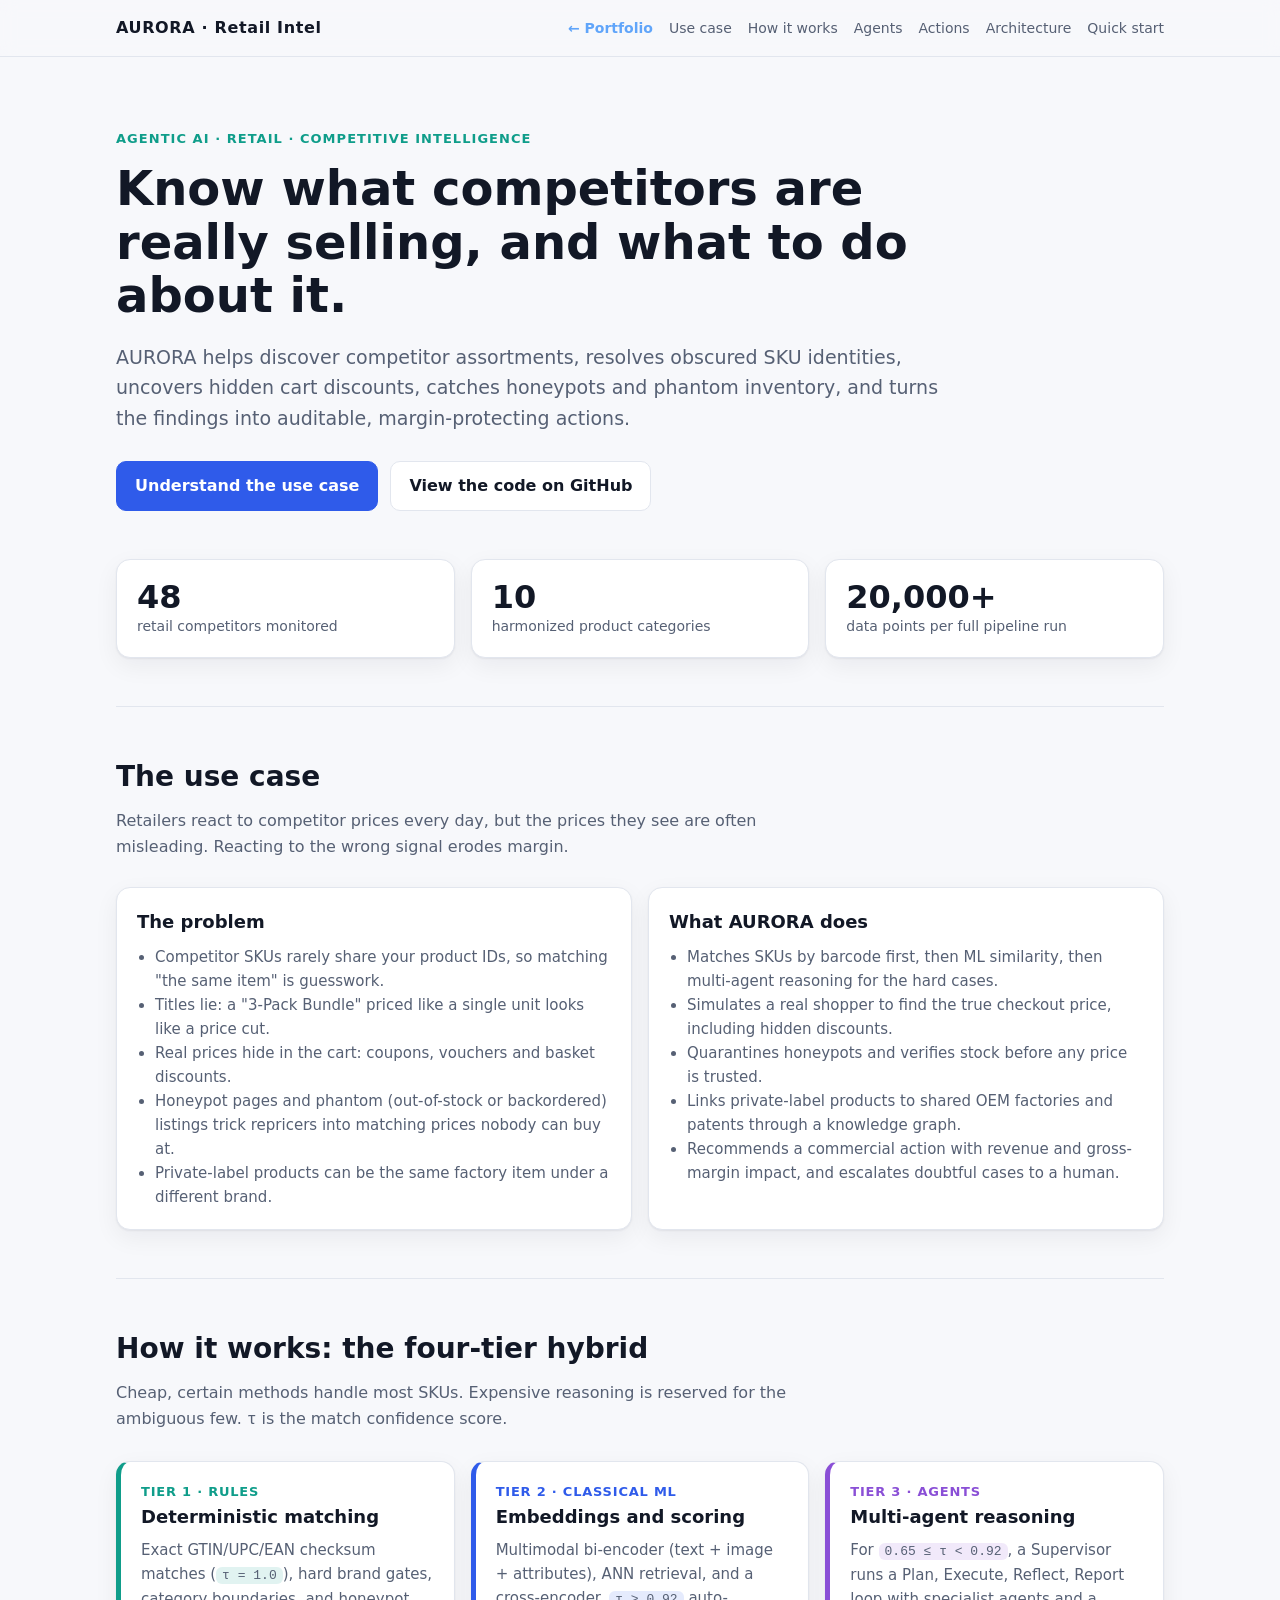
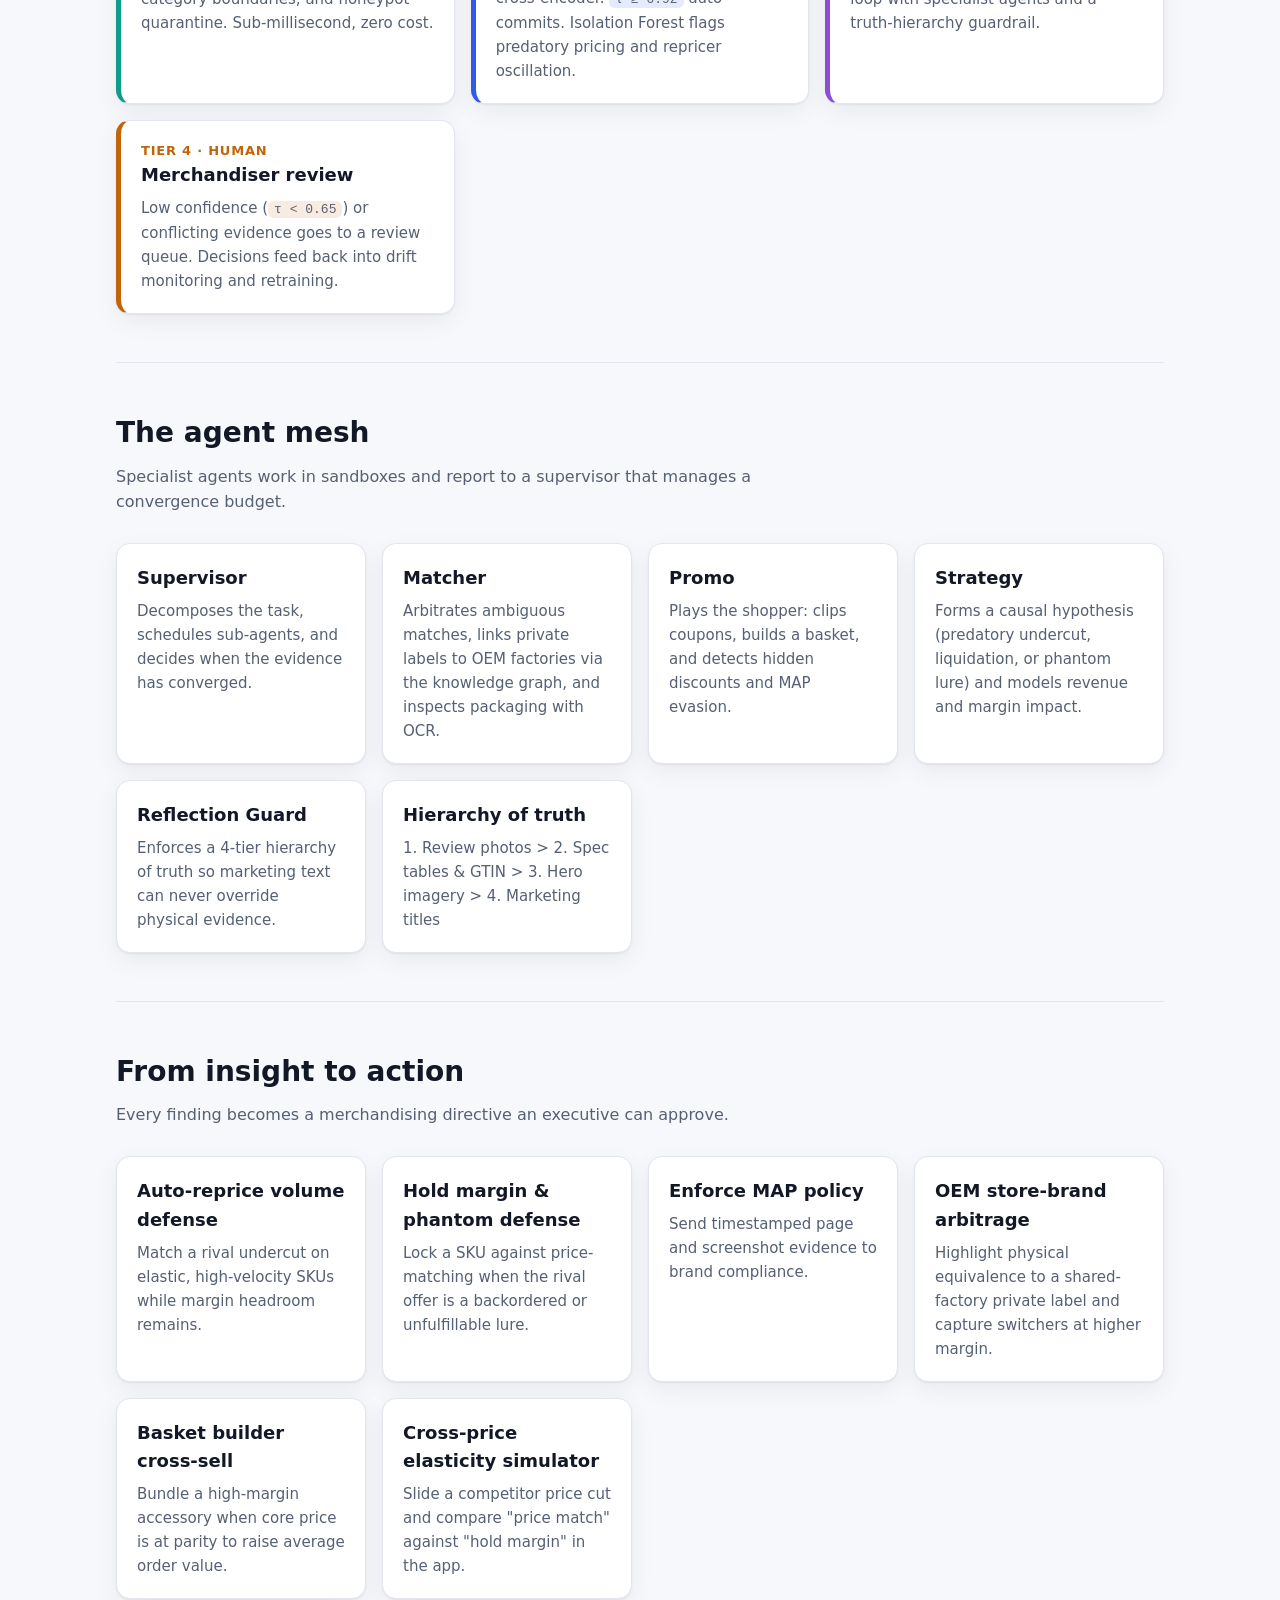
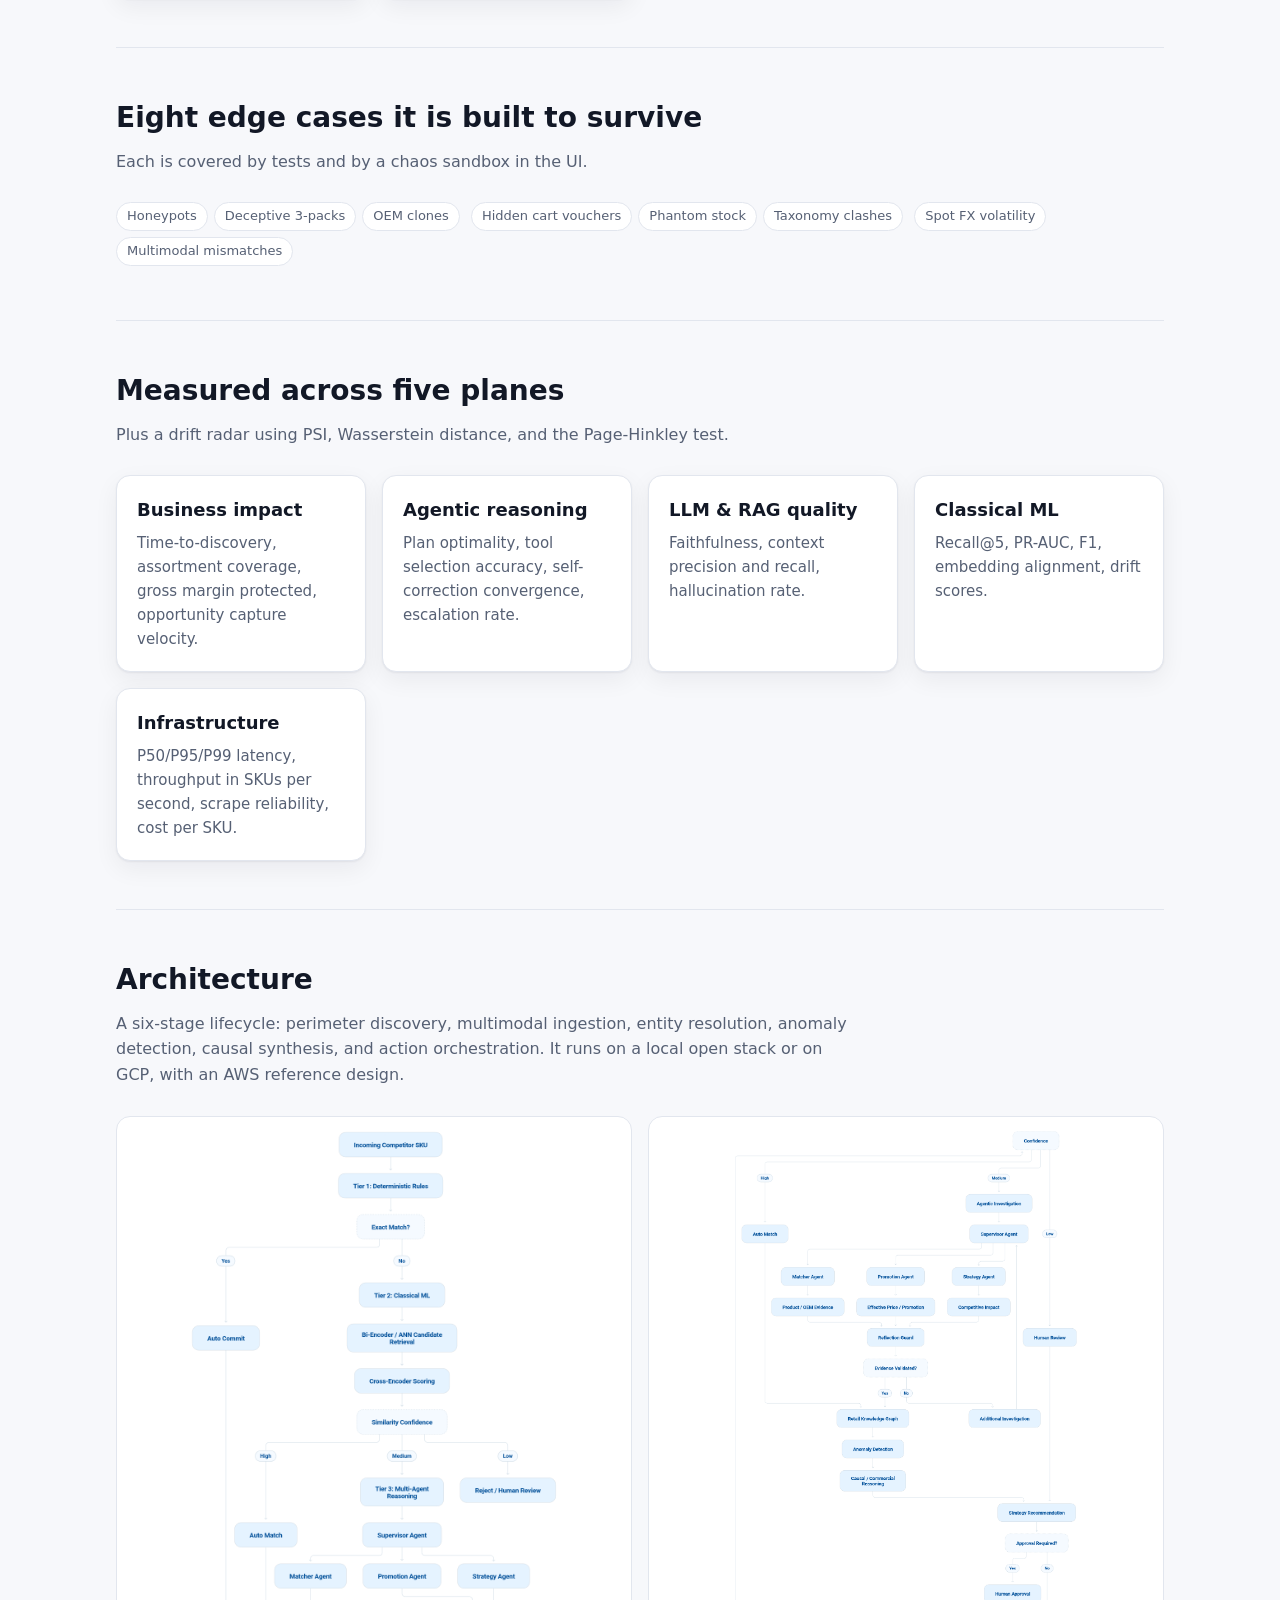
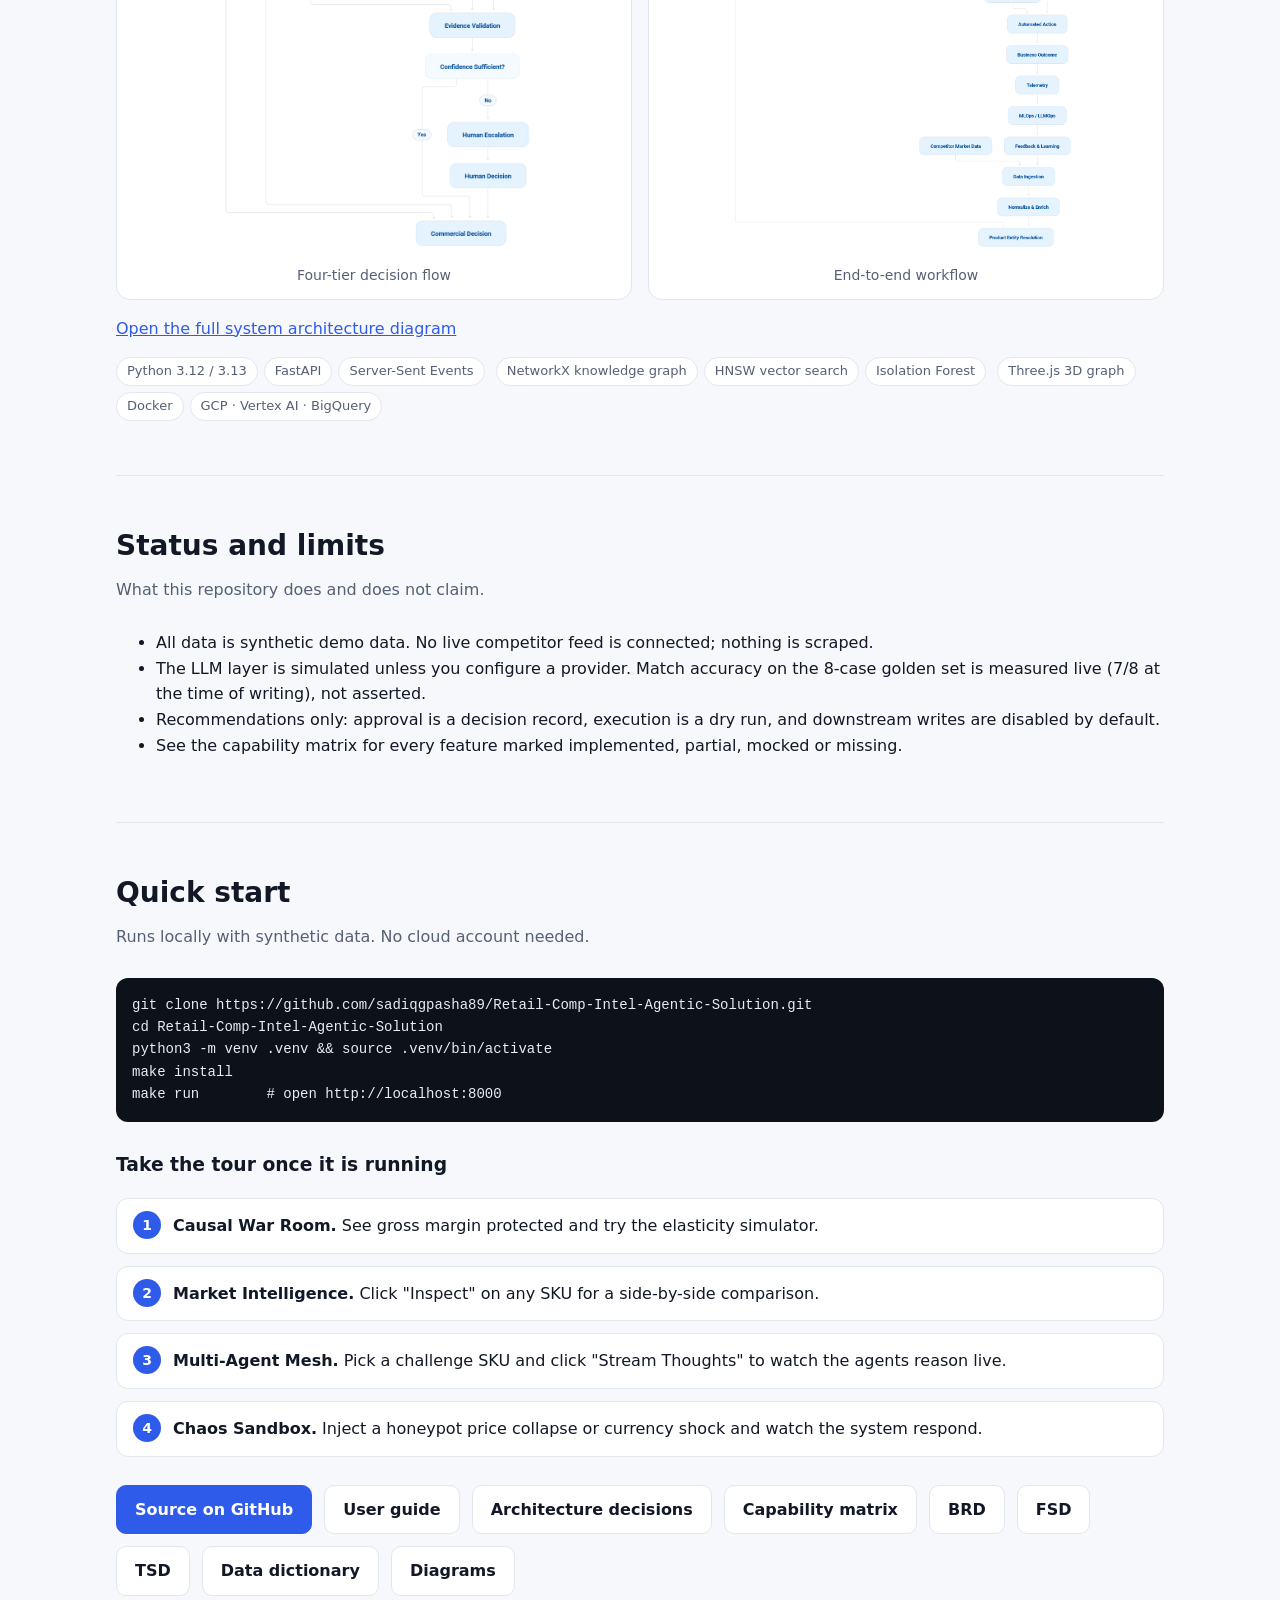
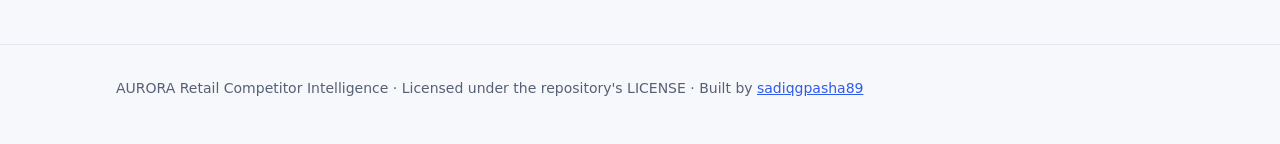
<file: docs/index.html>
<!doctype html>
<html lang="en">
<head>
<meta charset="utf-8">
<meta name="viewport" content="width=device-width, initial-scale=1">
<title>AURORA Retail Competitor Intelligence | Agentic Solution</title>
<meta name="description" content="A four-tier hybrid AI platform (demo on synthetic data) that resolves competitor SKU identities, computes promotion-adjusted effective prices, and recommends margin-protecting actions for human approval.">
<style>
  :root {
    --bg: #f7f8fb; --surface: #ffffff; --ink: #121826; --muted: #566074; --line: #e2e6ee;
    --brand: #2f5bea; --brand-ink: #ffffff; --accent: #0f9d8a; --warn: #c2650a;
    --t1: #0f9d8a; --t2: #2f5bea; --t3: #8a4fd6; --t4: #c2650a;
    --shadow: 0 1px 2px rgba(18,24,38,.06), 0 8px 24px rgba(18,24,38,.06);
  }
  @media (prefers-color-scheme: dark) {
    :root {
      --bg: #0d111a; --surface: #151b27; --ink: #e8ecf5; --muted: #9aa5ba; --line: #263044;
      --brand: #6c8cff; --brand-ink: #0d111a; --accent: #3ed1bb; --warn: #f2a65a;
      --t1: #3ed1bb; --t2: #6c8cff; --t3: #b48cf5; --t4: #f2a65a;
      --shadow: none;
    }
  }
  * { box-sizing: border-box; }
  html { scroll-behavior: smooth; }
  body { margin: 0; background: var(--bg); color: var(--ink);
    font: 16px/1.6 system-ui, -apple-system, "Segoe UI", Roboto, sans-serif; }
  a { color: var(--brand); }
  .wrap { max-width: 1080px; margin: 0 auto; padding: 0 16px; }
  header.nav { position: sticky; top: 0; z-index: 10; background: color-mix(in srgb, var(--bg) 88%, transparent);
    backdrop-filter: blur(8px); border-bottom: 1px solid var(--line); }
  .nav .wrap { display: flex; align-items: center; justify-content: space-between; gap: 12px; min-height: 56px; flex-wrap: wrap; }
  .nav strong { letter-spacing: .04em; }
  .nav nav { display: flex; gap: 16px; flex-wrap: wrap; font-size: 14px; }
  .nav nav a { color: var(--muted); text-decoration: none; }
  .nav nav a:hover { color: var(--ink); }
  .hero { padding: 72px 0 48px; }
  .eyebrow { color: var(--accent); font-weight: 600; font-size: 13px; letter-spacing: .08em; text-transform: uppercase; }
  h1 { font-size: clamp(30px, 5vw, 48px); line-height: 1.12; margin: 12px 0 16px; max-width: 18em; }
  .lead { font-size: 19px; color: var(--muted); max-width: 44em; }
  .cta { display: flex; gap: 12px; margin-top: 28px; flex-wrap: wrap; }
  .btn { display: inline-block; padding: 11px 18px; border-radius: 10px; font-weight: 600; text-decoration: none;
    border: 1px solid var(--line); color: var(--ink); background: var(--surface); }
  .btn.primary { background: var(--brand); color: var(--brand-ink); border-color: var(--brand); }
  section { padding: 48px 0; border-top: 1px solid var(--line); }
  h2 { font-size: 28px; margin: 0 0 8px; }
  .sub { color: var(--muted); max-width: 46em; margin: 0 0 28px; }
  .grid { display: grid; gap: 16px; }
  .g2 { grid-template-columns: repeat(auto-fit, minmax(300px, 1fr)); }
  .g3 { grid-template-columns: repeat(auto-fit, minmax(240px, 1fr)); }
  .card { background: var(--surface); border: 1px solid var(--line); border-radius: 14px; padding: 20px; box-shadow: var(--shadow); }
  .card h3 { margin: 0 0 6px; font-size: 18px; }
  .card p { margin: 0; color: var(--muted); font-size: 15px; }
  .stat { font-size: 32px; font-weight: 700; line-height: 1.1; }
  .stat-label { color: var(--muted); font-size: 14px; }
  .tier { border-left: 5px solid var(--c); }
  .tier .tag { color: var(--c); font-weight: 700; font-size: 13px; letter-spacing: .06em; text-transform: uppercase; }
  .tier code { background: color-mix(in srgb, var(--c) 12%, transparent); padding: 1px 6px; border-radius: 6px; font-size: 13px; }
  .before-after { display: grid; gap: 16px; grid-template-columns: repeat(auto-fit, minmax(300px, 1fr)); }
  .before-after ul { margin: 8px 0 0; padding-left: 18px; color: var(--muted); font-size: 15px; }
  .diagram { background: #fff; border: 1px solid var(--line); border-radius: 14px; padding: 12px; text-align: center; }
  .diagram img { max-width: 100%; max-height: 720px; height: auto; }
  .diagram figcaption { color: #566074; font-size: 14px; margin-top: 8px; }
  pre { background: #0d111a; color: #e8ecf5; padding: 16px; border-radius: 12px; overflow-x: auto; font-size: 14px; }
  .pill { display: inline-block; padding: 3px 10px; border: 1px solid var(--line); border-radius: 999px; font-size: 13px; color: var(--muted); margin: 0 6px 6px 0; background: var(--surface); }
  .steps { counter-reset: s; display: grid; gap: 12px; }
  .steps li { list-style: none; counter-increment: s; background: var(--surface); border: 1px solid var(--line); border-radius: 12px; padding: 14px 16px 14px 56px; position: relative; }
  .steps li::before { content: counter(s); position: absolute; left: 16px; top: 12px; width: 28px; height: 28px; border-radius: 50%;
    background: var(--brand); color: var(--brand-ink); display: grid; place-items: center; font-weight: 700; font-size: 14px; }
  .steps { padding: 0; margin: 0; }
  footer { border-top: 1px solid var(--line); padding: 32px 0 48px; color: var(--muted); font-size: 14px; }
</style>
</head>
<body>

<header class="nav">
  <div class="wrap">
    <strong>AURORA · Retail Intel</strong>
    <nav>
      <a href="https://sadiqgpasha89.github.io/" title="Return to Sadiq G Pasha Portfolio" style="font-weight:700; color:#60a5fa;">← Portfolio</a>
      <a href="#usecase">Use case</a>
      <a href="#how">How it works</a>
      <a href="#agents">Agents</a>
      <a href="#actions">Actions</a>
      <a href="#architecture">Architecture</a>
      <a href="#start">Quick start</a>
    </nav>
  </div>
</header>

<main>
<div class="wrap">

  <div class="hero">
    <div class="eyebrow">Agentic AI · Retail · Competitive Intelligence</div>
    <h1>Know what competitors are really selling, and what to do about it.</h1>
    <p class="lead">AURORA helps discover competitor assortments, resolves obscured SKU identities, uncovers hidden cart discounts, catches honeypots and phantom inventory, and turns the findings into auditable, margin-protecting actions.</p>
    <div class="cta">
      <a class="btn primary" href="#usecase">Understand the use case</a>
      <a class="btn" href="https://github.com/sadiqgpasha89/Retail-Comp-Intel-Agentic-Solution">View the code on GitHub</a>
    </div>
  </div>

  <section id="scale" style="border-top:0;padding-top:0">
    <div class="grid g3">
      <div class="card"><div class="stat">48</div><div class="stat-label">retail competitors monitored</div></div>
      <div class="card"><div class="stat">10</div><div class="stat-label">harmonized product categories</div></div>
      <div class="card"><div class="stat">20,000+</div><div class="stat-label">data points per full pipeline run</div></div>
    </div>
  </section>

  <section id="usecase">
    <h2>The use case</h2>
    <p class="sub">Retailers react to competitor prices every day, but the prices they see are often misleading. Reacting to the wrong signal erodes margin.</p>
    <div class="before-after">
      <div class="card">
        <h3>The problem</h3>
        <ul>
          <li>Competitor SKUs rarely share your product IDs, so matching "the same item" is guesswork.</li>
          <li>Titles lie: a "3-Pack Bundle" priced like a single unit looks like a price cut.</li>
          <li>Real prices hide in the cart: coupons, vouchers and basket discounts.</li>
          <li>Honeypot pages and phantom (out-of-stock or backordered) listings trick repricers into matching prices nobody can buy at.</li>
          <li>Private-label products can be the same factory item under a different brand.</li>
        </ul>
      </div>
      <div class="card">
        <h3>What AURORA does</h3>
        <ul>
          <li>Matches SKUs by barcode first, then ML similarity, then multi-agent reasoning for the hard cases.</li>
          <li>Simulates a real shopper to find the true checkout price, including hidden discounts.</li>
          <li>Quarantines honeypots and verifies stock before any price is trusted.</li>
          <li>Links private-label products to shared OEM factories and patents through a knowledge graph.</li>
          <li>Recommends a commercial action with revenue and gross-margin impact, and escalates doubtful cases to a human.</li>
        </ul>
      </div>
    </div>
  </section>

  <section id="how">
    <h2>How it works: the four-tier hybrid</h2>
    <p class="sub">Cheap, certain methods handle most SKUs. Expensive reasoning is reserved for the ambiguous few. <code>τ</code> is the match confidence score.</p>
    <div class="grid g2">
      <div class="card tier" style="--c:var(--t1)"><div class="tag">Tier 1 · Rules</div><h3>Deterministic matching</h3>
        <p>Exact GTIN/UPC/EAN checksum matches (<code>τ = 1.0</code>), hard brand gates, category boundaries, and honeypot quarantine. Sub-millisecond, zero cost.</p></div>
      <div class="card tier" style="--c:var(--t2)"><div class="tag">Tier 2 · Classical ML</div><h3>Embeddings and scoring</h3>
        <p>Multimodal bi-encoder (text + image + attributes), ANN retrieval, and a cross-encoder. <code>τ ≥ 0.92</code> auto-commits. Isolation Forest flags predatory pricing and repricer oscillation.</p></div>
      <div class="card tier" style="--c:var(--t3)"><div class="tag">Tier 3 · Agents</div><h3>Multi-agent reasoning</h3>
        <p>For <code>0.65 ≤ τ &lt; 0.92</code>, a Supervisor runs a Plan, Execute, Reflect, Report loop with specialist agents and a truth-hierarchy guardrail.</p></div>
      <div class="card tier" style="--c:var(--t4)"><div class="tag">Tier 4 · Human</div><h3>Merchandiser review</h3>
        <p>Low confidence (<code>τ &lt; 0.65</code>) or conflicting evidence goes to a review queue. Decisions feed back into drift monitoring and retraining.</p></div>
    </div>
  </section>

  <section id="agents">
    <h2>The agent mesh</h2>
    <p class="sub">Specialist agents work in sandboxes and report to a supervisor that manages a convergence budget.</p>
    <div class="grid g3">
      <div class="card"><h3>Supervisor</h3><p>Decomposes the task, schedules sub-agents, and decides when the evidence has converged.</p></div>
      <div class="card"><h3>Matcher</h3><p>Arbitrates ambiguous matches, links private labels to OEM factories via the knowledge graph, and inspects packaging with OCR.</p></div>
      <div class="card"><h3>Promo</h3><p>Plays the shopper: clips coupons, builds a basket, and detects hidden discounts and MAP evasion.</p></div>
      <div class="card"><h3>Strategy</h3><p>Forms a causal hypothesis (predatory undercut, liquidation, or phantom lure) and models revenue and margin impact.</p></div>
      <div class="card"><h3>Reflection Guard</h3><p>Enforces a 4-tier hierarchy of truth so marketing text can never override physical evidence.</p></div>
      <div class="card">
        <h3>Hierarchy of truth</h3>
        <p>1. Review photos &gt; 2. Spec tables &amp; GTIN &gt; 3. Hero imagery &gt; 4. Marketing titles</p>
      </div>
    </div>
  </section>

  <section id="actions">
    <h2>From insight to action</h2>
    <p class="sub">Every finding becomes a merchandising directive an executive can approve.</p>
    <div class="grid g3">
      <div class="card"><h3>Auto-reprice volume defense</h3><p>Match a rival undercut on elastic, high-velocity SKUs while margin headroom remains.</p></div>
      <div class="card"><h3>Hold margin &amp; phantom defense</h3><p>Lock a SKU against price-matching when the rival offer is a backordered or unfulfillable lure.</p></div>
      <div class="card"><h3>Enforce MAP policy</h3><p>Send timestamped page and screenshot evidence to brand compliance.</p></div>
      <div class="card"><h3>OEM store-brand arbitrage</h3><p>Highlight physical equivalence to a shared-factory private label and capture switchers at higher margin.</p></div>
      <div class="card"><h3>Basket builder cross-sell</h3><p>Bundle a high-margin accessory when core price is at parity to raise average order value.</p></div>
      <div class="card"><h3>Cross-price elasticity simulator</h3><p>Slide a competitor price cut and compare "price match" against "hold margin" in the app.</p></div>
    </div>
  </section>

  <section id="edge">
    <h2>Eight edge cases it is built to survive</h2>
    <p class="sub">Each is covered by tests and by a chaos sandbox in the UI.</p>
    <div>
      <span class="pill">Honeypots</span><span class="pill">Deceptive 3-packs</span><span class="pill">OEM clones</span>
      <span class="pill">Hidden cart vouchers</span><span class="pill">Phantom stock</span><span class="pill">Taxonomy clashes</span>
      <span class="pill">Spot FX volatility</span><span class="pill">Multimodal mismatches</span>
    </div>
  </section>

  <section id="metrics">
    <h2>Measured across five planes</h2>
    <p class="sub">Plus a drift radar using PSI, Wasserstein distance, and the Page-Hinkley test.</p>
    <div class="grid g3">
      <div class="card"><h3>Business impact</h3><p>Time-to-discovery, assortment coverage, gross margin protected, opportunity capture velocity.</p></div>
      <div class="card"><h3>Agentic reasoning</h3><p>Plan optimality, tool selection accuracy, self-correction convergence, escalation rate.</p></div>
      <div class="card"><h3>LLM &amp; RAG quality</h3><p>Faithfulness, context precision and recall, hallucination rate.</p></div>
      <div class="card"><h3>Classical ML</h3><p>Recall@5, PR-AUC, F1, embedding alignment, drift scores.</p></div>
      <div class="card"><h3>Infrastructure</h3><p>P50/P95/P99 latency, throughput in SKUs per second, scrape reliability, cost per SKU.</p></div>
    </div>
  </section>

  <section id="architecture">
    <h2>Architecture</h2>
    <p class="sub">A six-stage lifecycle: perimeter discovery, multimodal ingestion, entity resolution, anomaly detection, causal synthesis, and action orchestration. It runs on a local open stack or on GCP, with an AWS reference design.</p>
    <div class="grid g2">
      <figure class="diagram" style="margin:0"><a href="assets/3-tier-Decision.png"><img src="assets/3-tier-Decision.png" alt="Decision flow from incoming SKU through the three tiers to a commercial decision" loading="lazy"></a><figcaption>Four-tier decision flow</figcaption></figure>
      <figure class="diagram" style="margin:0"><a href="assets/E2E-aurora-workflow.png"><img src="assets/E2E-aurora-workflow.png" alt="End-to-end AURORA workflow" loading="lazy"></a><figcaption>End-to-end workflow</figcaption></figure>
    </div>
    <p style="margin-top:16px"><a href="assets/system-arch-mermaid.png">Open the full system architecture diagram</a></p>
    <div style="margin-top:12px">
      <span class="pill">Python 3.12 / 3.13</span><span class="pill">FastAPI</span><span class="pill">Server-Sent Events</span>
      <span class="pill">NetworkX knowledge graph</span><span class="pill">HNSW vector search</span><span class="pill">Isolation Forest</span>
      <span class="pill">Three.js 3D graph</span><span class="pill">Docker</span><span class="pill">GCP · Vertex AI · BigQuery</span>
    </div>
  </section>

  <section id="status">
    <h2>Status and limits</h2>
    <p class="sub">What this repository does and does not claim.</p>
    <ul>
      <li>All data is synthetic demo data. No live competitor feed is connected; nothing is scraped.</li>
      <li>The LLM layer is simulated unless you configure a provider. Match accuracy on the 8-case golden set is measured live (7/8 at the time of writing), not asserted.</li>
      <li>Recommendations only: approval is a decision record, execution is a dry run, and downstream writes are disabled by default.</li>
      <li>See the capability matrix for every feature marked implemented, partial, mocked or missing.</li>
    </ul>
  </section>

  <section id="start">
    <h2>Quick start</h2>
    <p class="sub">Runs locally with synthetic data. No cloud account needed.</p>
    <pre><code>git clone https://github.com/sadiqgpasha89/Retail-Comp-Intel-Agentic-Solution.git
cd Retail-Comp-Intel-Agentic-Solution
python3 -m venv .venv &amp;&amp; source .venv/bin/activate
make install
make run        # open http://localhost:8000</code></pre>
    <h3 style="margin-top:28px">Take the tour once it is running</h3>
    <ol class="steps">
      <li><strong>Causal War Room.</strong> See gross margin protected and try the elasticity simulator.</li>
      <li><strong>Market Intelligence.</strong> Click "Inspect" on any SKU for a side-by-side comparison.</li>
      <li><strong>Multi-Agent Mesh.</strong> Pick a challenge SKU and click "Stream Thoughts" to watch the agents reason live.</li>
      <li><strong>Chaos Sandbox.</strong> Inject a honeypot price collapse or currency shock and watch the system respond.</li>
    </ol>
    <div class="cta">
      <a class="btn primary" href="https://github.com/sadiqgpasha89/Retail-Comp-Intel-Agentic-Solution">Source on GitHub</a>
      <a class="btn" href="https://github.com/sadiqgpasha89/Retail-Comp-Intel-Agentic-Solution/blob/main/docs/USER_GUIDE.md">User guide</a>
      <a class="btn" href="https://github.com/sadiqgpasha89/Retail-Comp-Intel-Agentic-Solution/blob/main/docs/SADR.md">Architecture decisions</a>
      <a class="btn" href="https://github.com/sadiqgpasha89/Retail-Comp-Intel-Agentic-Solution/blob/main/docs/CAPABILITY_MATRIX.md">Capability matrix</a>
      <a class="btn" href="https://github.com/sadiqgpasha89/Retail-Comp-Intel-Agentic-Solution/blob/main/docs/BRD.md">BRD</a>
      <a class="btn" href="https://github.com/sadiqgpasha89/Retail-Comp-Intel-Agentic-Solution/blob/main/docs/FSD.md">FSD</a>
      <a class="btn" href="https://github.com/sadiqgpasha89/Retail-Comp-Intel-Agentic-Solution/blob/main/docs/TSD.md">TSD</a>
      <a class="btn" href="https://github.com/sadiqgpasha89/Retail-Comp-Intel-Agentic-Solution/blob/main/docs/DATA_DICTIONARY.md">Data dictionary</a>
      <a class="btn" href="https://github.com/sadiqgpasha89/Retail-Comp-Intel-Agentic-Solution/blob/main/diagrams/README.md">Diagrams</a>
    </div>
  </section>

</div>
</main>

<footer>
  <div class="wrap">AURORA Retail Competitor Intelligence · Licensed under the repository's LICENSE · Built by
    <a href="https://github.com/sadiqgpasha89">sadiqgpasha89</a></div>
</footer>

</body>
</html>
</file>
